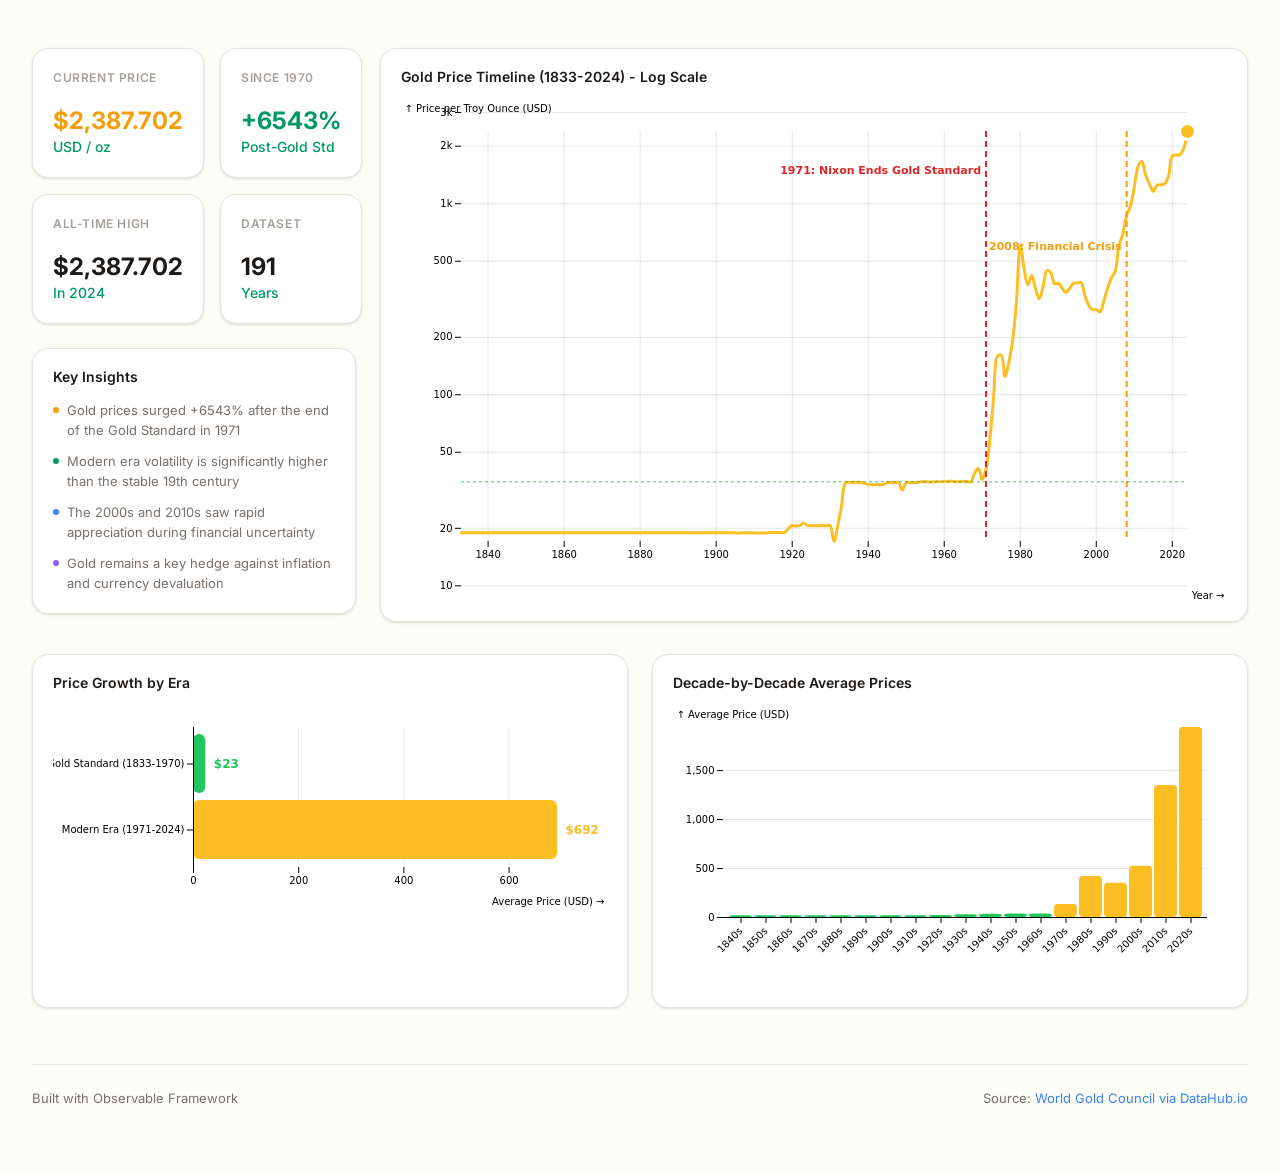
<file: index.html>
<!DOCTYPE html>
<html>
<head>
<meta charset="utf-8">
<meta name="viewport" content="width=device-width, initial-scale=1, maximum-scale=1">
<meta name="generator" content="Observable Framework v1.13.3">
<title>Economic Data Portal</title>
<link rel="preconnect" href="https://fonts.gstatic.com" crossorigin>
<link rel="preload" as="style" href="https://fonts.googleapis.com/css2?family=Source+Serif+4:ital,opsz,wght@0,8..60,200..900;1,8..60,200..900&amp;display=swap" crossorigin>
<link rel="preload" as="style" href="./_import/style.93a02f71.css">
<link rel="stylesheet" type="text/css" href="https://fonts.googleapis.com/css2?family=Source+Serif+4:ital,opsz,wght@0,8..60,200..900;1,8..60,200..900&amp;display=swap" crossorigin>
<link rel="stylesheet" type="text/css" href="./_import/style.93a02f71.css">
<link rel="modulepreload" href="./_observablehq/client.0e7dc575.js">
<link rel="modulepreload" href="./_observablehq/runtime.e080113b.js">
<link rel="modulepreload" href="./_observablehq/stdlib.73a8ec5a.js">
<link rel="modulepreload" href="./_npm/d3@7.9.0/e780feca.js">
<link rel="modulepreload" href="./_npm/htl@0.3.1/72f4716c.js">
<link rel="modulepreload" href="./_npm/@observablehq/plot@0.6.17/d761ef9b.js">
<link rel="modulepreload" href="./_npm/d3-dsv@3.0.1/9cffc2bd.js">
<link rel="modulepreload" href="./_npm/d3-array@3.2.4/e93ca09f.js">
<link rel="modulepreload" href="./_npm/d3-axis@3.0.0/0f2de24d.js">
<link rel="modulepreload" href="./_npm/d3-brush@3.0.0/65eb105b.js">
<link rel="modulepreload" href="./_npm/d3-chord@3.0.1/7ef8fb2e.js">
<link rel="modulepreload" href="./_npm/d3-color@3.1.0/aeb57b94.js">
<link rel="modulepreload" href="./_npm/d3-contour@4.0.2/1d2aed74.js">
<link rel="modulepreload" href="./_npm/d3-delaunay@6.0.4/5ced1d52.js">
<link rel="modulepreload" href="./_npm/d3-dispatch@3.0.1/9ba9c7f3.js">
<link rel="modulepreload" href="./_npm/d3-drag@3.0.0/4202580c.js">
<link rel="modulepreload" href="./_npm/d3-ease@3.0.1/cdd7e898.js">
<link rel="modulepreload" href="./_npm/d3-fetch@3.0.1/b4e2ad9a.js">
<link rel="modulepreload" href="./_npm/d3-force@3.0.0/5e804d15.js">
<link rel="modulepreload" href="./_npm/d3-format@3.1.0/86074ef6.js">
<link rel="modulepreload" href="./_npm/d3-geo@3.1.1/40599fb3.js">
<link rel="modulepreload" href="./_npm/d3-hierarchy@3.1.2/e49e792c.js">
<link rel="modulepreload" href="./_npm/d3-interpolate@3.0.1/8d1e5425.js">
<link rel="modulepreload" href="./_npm/d3-path@3.1.0/20d3f133.js">
<link rel="modulepreload" href="./_npm/d3-polygon@3.0.1/7553081f.js">
<link rel="modulepreload" href="./_npm/d3-quadtree@3.0.1/0dfd751c.js">
<link rel="modulepreload" href="./_npm/d3-random@3.0.1/3c90ee06.js">
<link rel="modulepreload" href="./_npm/d3-scale@4.0.2/843b6a76.js">
<link rel="modulepreload" href="./_npm/d3-scale-chromatic@3.1.0/ba24c2e7.js">
<link rel="modulepreload" href="./_npm/d3-selection@3.0.0/4d94e5b7.js">
<link rel="modulepreload" href="./_npm/d3-shape@3.2.0/6d3a6726.js">
<link rel="modulepreload" href="./_npm/d3-time@3.1.0/9f03c579.js">
<link rel="modulepreload" href="./_npm/d3-time-format@4.1.0/07c9626f.js">
<link rel="modulepreload" href="./_npm/d3-timer@3.0.1/b58a267d.js">
<link rel="modulepreload" href="./_npm/d3-transition@3.0.1/004da2ac.js">
<link rel="modulepreload" href="./_npm/d3-zoom@3.0.0/b5786b3f.js">
<link rel="modulepreload" href="./_npm/isoformat@0.2.1/18cbf477.js">
<link rel="modulepreload" href="./_npm/interval-tree-1d@1.0.4/53fe8176.js">
<link rel="modulepreload" href="./_npm/internmap@2.0.3/e08981d9.js">
<link rel="modulepreload" href="./_npm/delaunator@5.0.1/02d43215.js">
<link rel="modulepreload" href="./_npm/binary-search-bounds@2.0.5/cbf6ba23.js">
<link rel="modulepreload" href="./_npm/robust-predicates@3.0.2/aa00730b.js">

    <link rel="icon" href="./_file/observable.1af93621.png" type="image/png" sizes="32x32">
    <script type="module">
      import { inject } from 'https://esm.sh/@vercel/analytics@1.5.0';
      inject();
    </script>
  
<script type="module">

import {define} from "./_observablehq/client.0e7dc575.js";
import {registerFile} from "./_observablehq/stdlib.73a8ec5a.js";

registerFile("./data/annual-gold-prices.csv", {"name":"./data/annual-gold-prices.csv","mimeType":"text/csv","path":"./_file/data/annual-gold-prices.f1178b83.csv","lastModified":1761657023288,"size":2369});

define({id: "8c620198", inputs: ["FileAttachment","d3"], outputs: ["goldRaw","goldData","latestPrice","firstPrice","allTimeHigh","allTimeHighYear","priceIn1970","totalIncrease","yearsOfData","goldStandardData","modernEra"], body: async (FileAttachment,d3) => {
const goldRaw = FileAttachment("./data/annual-gold-prices.csv").csv({typed: true});
const goldData = (await goldRaw).map(d => ({
  year: +d.Date,
  price: +d.Price
})).filter(d => d.price > 0);

const latestPrice = goldData[goldData.length - 1].price;
const firstPrice = goldData[0].price;
const allTimeHigh = d3.max(goldData, d => d.price);
const allTimeHighYear = goldData.find(d => d.price === allTimeHigh).year;
const priceIn1970 = goldData.find(d => d.year === 1970)?.price || 35;
const totalIncrease = ((latestPrice - priceIn1970) / priceIn1970 * 100).toFixed(0);
const yearsOfData = goldData.length;

const goldStandardData = goldData.filter(d => d.year <= 1970);
const modernEra = goldData.filter(d => d.year > 1970);
return {goldRaw,goldData,latestPrice,firstPrice,allTimeHigh,allTimeHighYear,priceIn1970,totalIncrease,yearsOfData,goldStandardData,modernEra};
}});

define({id: "78a95893", inputs: ["display","html","latestPrice","totalIncrease","allTimeHigh","allTimeHighYear","yearsOfData","resize","Plot","goldData","d3","goldStandardData","modernEra"], body: (display,html,latestPrice,totalIncrease,allTimeHigh,allTimeHighYear,yearsOfData,resize,Plot,goldData,d3,goldStandardData,modernEra) => {
display(html`<div class="dashboard-container">
  <div class="dashboard-top">
    <div class="sidebar-section">
      <div class="stats-grid">
        <div class="stat-card">
          <div class="stat-card-header">
            <span class="stat-card-label">Current Price</span>
          </div>
          <div class="stat-card-content">
            <div class="stat-card-value" style="color: var(--color-accent-orange)">$${latestPrice.toLocaleString()}</div>
            <div class="stat-card-subvalue">USD / oz</div>
          </div>
        </div>

        <div class="stat-card">
          <div class="stat-card-header">
            <span class="stat-card-label">Since 1970</span>
          </div>
          <div class="stat-card-content">
            <div class="stat-card-value" style="color: var(--color-accent-green)">+${totalIncrease}%</div>
            <div class="stat-card-subvalue">Post-Gold Std</div>
          </div>
        </div>

        <div class="stat-card">
          <div class="stat-card-header">
            <span class="stat-card-label">All-Time High</span>
          </div>
          <div class="stat-card-content">
            <div class="stat-card-value">$${allTimeHigh.toLocaleString()}</div>
            <div class="stat-card-subvalue">In ${allTimeHighYear}</div>
          </div>
        </div>

        <div class="stat-card">
          <div class="stat-card-header">
            <span class="stat-card-label">Dataset</span>
          </div>
          <div class="stat-card-content">
            <div class="stat-card-value">${yearsOfData}</div>
            <div class="stat-card-subvalue">Years</div>
          </div>
        </div>
      </div>

      <div class="insights-card">
        <div class="insights-header">
          <h4 class="insights-title">Key Insights</h4>
        </div>
        <ul class="insights-list">
          <li>Gold prices surged +${totalIncrease}% after the end of the Gold Standard in 1971</li>
          <li>Modern era volatility is significantly higher than the stable 19th century</li>
          <li>The 2000s and 2010s saw rapid appreciation during financial uncertainty</li>
          <li>Gold remains a key hedge against inflation and currency devaluation</li>
        </ul>
      </div>
    </div>

    <div class="chart-card">
      <div class="chart-header">
        <div class="chart-title-row">
          <h3 class="chart-title">Gold Price Timeline (1833-2024) - Log Scale</h3>
        </div>
      </div>
      <div class="chart-content">
        ${resize((width) => {
          const isMobile = width < 640;
          return Plot.plot({
            width,
            height: isMobile ? 400 : 500,
            marginLeft: isMobile ? 55 : 60,
            marginRight: isMobile ? 20 : 40,
            marginBottom: isMobile ? 50 : 60,
            marginTop: 30,
            style: { background: "transparent" },
            x: { label: "Year", grid: true, ticks: isMobile ? 5 : 12, tickFormat: d => String(d) },
            y: { label: "Price per Troy Ounce (USD)", grid: true, type: "log", ticks: [10, 20, 50, 100, 200, 500, 1000, 2000, 3000] },
            marks: [
              Plot.areaY(goldData, {x: "year", y: "price", fill: "#fbbf24", fillOpacity: 0.2, curve: "catmull-rom"}),
              Plot.line(goldData, {x: "year", y: "price", stroke: "#fbbf24", strokeWidth: 3, curve: "catmull-rom"}),
              Plot.dot(goldData, {x: "year", y: "price", r: 2, fill: "transparent", tip: true, title: d => `${d.year}: $${d.price.toFixed(2)}`}),
              Plot.ruleX([1971], {stroke: "#dc2626", strokeWidth: 2, strokeDasharray: "6,4"}),
              Plot.text([{year: 1971, price: 1500}], {x: "year", y: "price", text: isMobile ? ["1971"] : ["1971: Nixon Ends Gold Standard"], fill: "#dc2626", fontSize: isMobile ? 9 : 11, fontWeight: "bold", dx: -5, textAnchor: "end"}),
              Plot.ruleX([2008], {stroke: "#f59e0b", strokeWidth: 2, strokeDasharray: "6,4"}),
              Plot.text([{year: 2008, price: 600}], {x: "year", y: "price", text: isMobile ? ["2008"] : ["2008: Financial Crisis"], fill: "#f59e0b", fontSize: isMobile ? 9 : 11, fontWeight: "bold", dx: -5, textAnchor: "end"}),
              Plot.ruleY([35], {stroke: "#22c55e", strokeWidth: 1.5, strokeDasharray: "3,3", opacity: 0.6}),
              Plot.dot([goldData[goldData.length - 1]], {x: "year", y: "price", r: 8, fill: "#fbbf24", stroke: "white", strokeWidth: 3})
            ]
          });
        })}
      </div>
    </div>
  </div>

  <div class="dashboard-bottom" style="grid-template-columns: 1fr 1fr;">
    <div class="chart-card">
      <div class="chart-header"><h3 class="chart-title">Price Growth by Era</h3></div>
      <div class="chart-content">
        ${resize((width) => {
          const isMobile = width < 640;
          const eraData = [
            { era: "Gold Standard (1833-1970)", avgPrice: d3.mean(goldStandardData, d => d.price), color: "#22c55e" },
            { era: "Modern Era (1971-2024)", avgPrice: d3.mean(modernEra, d => d.price), color: "#fbbf24" }
          ];
          return Plot.plot({
            width, height: isMobile ? 200 : 250, marginLeft: isMobile ? 140 : 160, marginRight: 50, marginBottom: 40,
            style: { background: "transparent" },
            x: { label: "Average Price (USD)", grid: true },
            y: { label: null },
            marks: [
              Plot.barX(eraData, {x: "avgPrice", y: "era", fill: "color", rx: 6, tip: true}),
              Plot.text(eraData, {x: "avgPrice", y: "era", text: d => `$${d.avgPrice.toFixed(0)}`, dx: 8, textAnchor: "start", fontSize: 12, fontWeight: "600", fill: d => d.color}),
              Plot.ruleX([0])
            ]
          });
        })}
      </div>
    </div>

    <div class="chart-card">
      <div class="chart-header"><h3 class="chart-title">Decade-by-Decade Average Prices</h3></div>
      <div class="chart-content">
        ${resize((width) => {
          const isMobile = width < 640;
          const decadeData = d3.rollups(goldData, v => d3.mean(v, d => d.price), d => Math.floor(d.year / 10) * 10)
            .map(([decade, avg]) => ({ decade: `${decade}s`, average: avg, decadeNum: decade })).filter(d => d.decadeNum >= 1840);
          return Plot.plot({
            width, height: isMobile ? 280 : 320, marginLeft: isMobile ? 50 : 60, marginRight: 20, marginBottom: isMobile ? 70 : 60,
            style: { background: "transparent" },
            x: { label: null, tickRotate: isMobile ? -45 : -30 },
            y: { label: "Average Price (USD)", grid: true },
            marks: [
              Plot.barY(decadeData, {x: "decade", y: "average", fill: d => d.decadeNum >= 1970 ? "#fbbf24" : "#22c55e", rx: 4, tip: true, title: d => `${d.decade}: $${d.average.toFixed(2)}`}),
              Plot.ruleY([0])
            ]
          });
        })}
      </div>
    </div>
  </div>

  <div class="dashboard-footer">
    <span>Built with Observable Framework</span>
    <span>Source: <a href="https://datahub.io/core/gold-prices" target="_blank">World Gold Council via DataHub.io</a></span>
  </div>
</div>`)
}});

</script>
</head>
<body>
<div id="observablehq-center">
<main id="observablehq-main" class="observablehq">
<div class="observablehq observablehq--block"><!--:8c620198:--></div>
<div class="observablehq observablehq--block"><observablehq-loading></observablehq-loading><!--:78a95893:--></div>
</main>
<footer id="observablehq-footer">
<nav><a rel="next" href="./gold-prices"><span>The Golden Century - Historical Gold Prices</span></a></nav>
<div>Built with Observable Framework. Source: World Gold Council via DataHub.io.</div>
</footer>
</div>
</body>
</html>
</file>
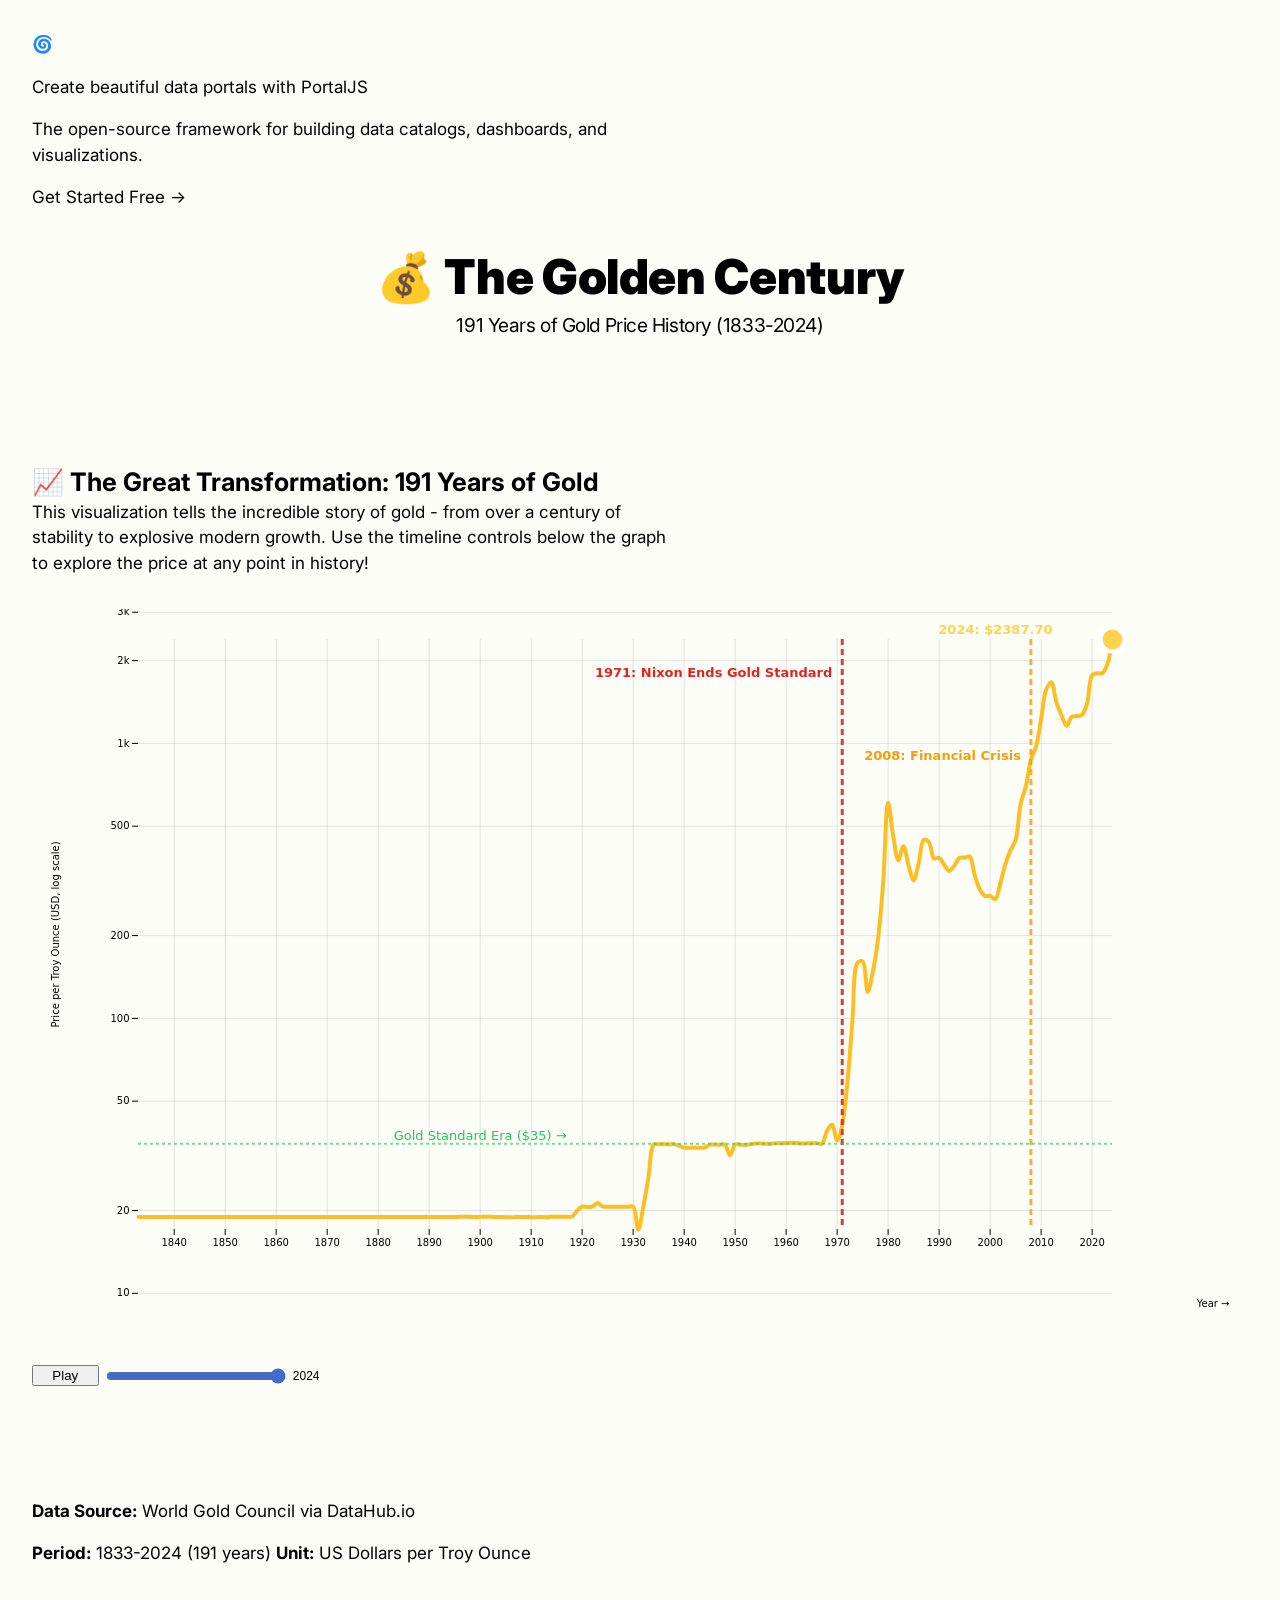
<file: gold-prices.html>
<!DOCTYPE html>
<html>
<head>
<meta charset="utf-8">
<meta name="viewport" content="width=device-width, initial-scale=1, maximum-scale=1">
<meta name="generator" content="Observable Framework v1.13.3">
<title>The Golden Century - Historical Gold Prices | Economic Data Portal</title>
<link rel="preconnect" href="https://fonts.gstatic.com" crossorigin>
<link rel="preload" as="style" href="https://fonts.googleapis.com/css2?family=Source+Serif+4:ital,opsz,wght@0,8..60,200..900;1,8..60,200..900&amp;display=swap" crossorigin>
<link rel="preload" as="style" href="./_import/style.93a02f71.css">
<link rel="preload" as="style" href="./_observablehq/stdlib/inputs.ea9fd553.css">
<link rel="stylesheet" type="text/css" href="https://fonts.googleapis.com/css2?family=Source+Serif+4:ital,opsz,wght@0,8..60,200..900;1,8..60,200..900&amp;display=swap" crossorigin>
<link rel="stylesheet" type="text/css" href="./_import/style.93a02f71.css">
<link rel="stylesheet" type="text/css" href="./_observablehq/stdlib/inputs.ea9fd553.css">
<link rel="modulepreload" href="./_observablehq/client.0e7dc575.js">
<link rel="modulepreload" href="./_observablehq/runtime.e080113b.js">
<link rel="modulepreload" href="./_observablehq/stdlib.73a8ec5a.js">
<link rel="modulepreload" href="./_npm/d3@7.9.0/e780feca.js">
<link rel="modulepreload" href="./_npm/htl@0.3.1/72f4716c.js">
<link rel="modulepreload" href="./_observablehq/stdlib/inputs.4ef1d259.js">
<link rel="modulepreload" href="./_npm/@observablehq/plot@0.6.17/d761ef9b.js">
<link rel="modulepreload" href="./_npm/d3-dsv@3.0.1/9cffc2bd.js">
<link rel="modulepreload" href="./_npm/isoformat@0.2.1/18cbf477.js">
<link rel="modulepreload" href="./_npm/d3-array@3.2.4/e93ca09f.js">
<link rel="modulepreload" href="./_npm/d3-axis@3.0.0/0f2de24d.js">
<link rel="modulepreload" href="./_npm/d3-brush@3.0.0/65eb105b.js">
<link rel="modulepreload" href="./_npm/d3-chord@3.0.1/7ef8fb2e.js">
<link rel="modulepreload" href="./_npm/d3-color@3.1.0/aeb57b94.js">
<link rel="modulepreload" href="./_npm/d3-contour@4.0.2/1d2aed74.js">
<link rel="modulepreload" href="./_npm/d3-delaunay@6.0.4/5ced1d52.js">
<link rel="modulepreload" href="./_npm/d3-dispatch@3.0.1/9ba9c7f3.js">
<link rel="modulepreload" href="./_npm/d3-drag@3.0.0/4202580c.js">
<link rel="modulepreload" href="./_npm/d3-ease@3.0.1/cdd7e898.js">
<link rel="modulepreload" href="./_npm/d3-fetch@3.0.1/b4e2ad9a.js">
<link rel="modulepreload" href="./_npm/d3-force@3.0.0/5e804d15.js">
<link rel="modulepreload" href="./_npm/d3-format@3.1.0/86074ef6.js">
<link rel="modulepreload" href="./_npm/d3-geo@3.1.1/40599fb3.js">
<link rel="modulepreload" href="./_npm/d3-hierarchy@3.1.2/e49e792c.js">
<link rel="modulepreload" href="./_npm/d3-interpolate@3.0.1/8d1e5425.js">
<link rel="modulepreload" href="./_npm/d3-path@3.1.0/20d3f133.js">
<link rel="modulepreload" href="./_npm/d3-polygon@3.0.1/7553081f.js">
<link rel="modulepreload" href="./_npm/d3-quadtree@3.0.1/0dfd751c.js">
<link rel="modulepreload" href="./_npm/d3-random@3.0.1/3c90ee06.js">
<link rel="modulepreload" href="./_npm/d3-scale@4.0.2/843b6a76.js">
<link rel="modulepreload" href="./_npm/d3-scale-chromatic@3.1.0/ba24c2e7.js">
<link rel="modulepreload" href="./_npm/d3-selection@3.0.0/4d94e5b7.js">
<link rel="modulepreload" href="./_npm/d3-shape@3.2.0/6d3a6726.js">
<link rel="modulepreload" href="./_npm/d3-time@3.1.0/9f03c579.js">
<link rel="modulepreload" href="./_npm/d3-time-format@4.1.0/07c9626f.js">
<link rel="modulepreload" href="./_npm/d3-timer@3.0.1/b58a267d.js">
<link rel="modulepreload" href="./_npm/d3-transition@3.0.1/004da2ac.js">
<link rel="modulepreload" href="./_npm/d3-zoom@3.0.0/b5786b3f.js">
<link rel="modulepreload" href="./_npm/interval-tree-1d@1.0.4/53fe8176.js">
<link rel="modulepreload" href="./_npm/internmap@2.0.3/e08981d9.js">
<link rel="modulepreload" href="./_npm/delaunator@5.0.1/02d43215.js">
<link rel="modulepreload" href="./_npm/binary-search-bounds@2.0.5/cbf6ba23.js">
<link rel="modulepreload" href="./_npm/robust-predicates@3.0.2/aa00730b.js">

    <link rel="icon" href="./_file/observable.1af93621.png" type="image/png" sizes="32x32">
    <script type="module">
      import { inject } from 'https://esm.sh/@vercel/analytics@1.5.0';
      inject();
    </script>
  
<script type="module">

import {define} from "./_observablehq/client.0e7dc575.js";
import {registerFile} from "./_observablehq/stdlib.73a8ec5a.js";

registerFile("./data/annual-gold-prices.csv", {"name":"./data/annual-gold-prices.csv","mimeType":"text/csv","path":"./_file/data/annual-gold-prices.f1178b83.csv","lastModified":1761657023288,"size":2369});

define({id: "b6403fbb", inputs: ["FileAttachment","d3"], outputs: ["goldRaw","goldData","latestPrice","firstPrice","allTimeHigh","allTimeHighYear","totalIncrease","goldStandardEnd","priceIn1970","goldStandardData","modernEra"], body: async (FileAttachment,d3) => {
// Load gold price data
const goldRaw = FileAttachment("./data/annual-gold-prices.csv").csv({typed: true});
const goldData = (await goldRaw).map(d => ({
  year: +d.Date,
  price: +d.Price
})).filter(d => d.price > 0);

// Calculate key metrics
const latestPrice = goldData[goldData.length - 1].price;
const firstPrice = goldData[0].price;
const allTimeHigh = d3.max(goldData, d => d.price);
const allTimeHighYear = goldData.find(d => d.price === allTimeHigh).year;
const totalIncrease = ((latestPrice - firstPrice) / firstPrice * 100).toFixed(0);

// Find the gold standard era (fixed price period)
const goldStandardEnd = 1971; // Nixon ended gold standard
const priceIn1970 = goldData.find(d => d.year === 1970)?.price || 35;

// Categorize eras
const goldStandardData = goldData.filter(d => d.year <= 1970);
const modernEra = goldData.filter(d => d.year > 1970);
return {goldRaw,goldData,latestPrice,firstPrice,allTimeHigh,allTimeHighYear,totalIncrease,goldStandardEnd,priceIn1970,goldStandardData,modernEra};
}});

define({id: "d03e9061", inputs: ["html","Inputs"], outputs: ["Scrubber"], body: (html,Inputs) => {
function Scrubber(values, {format = value => value, initial = 0, direction = 1, delay = null, autoplay = true, loop = true, loopDelay = null, alternate = false} = {}) {
  values = Array.from(values);
  const form = html`<form style="font: 12px var(--sans-serif); display: flex; height: 33px; align-items: center;"><button name=b type=button style="margin-right: 0.4em; width: 5em;"></button><label style="display: flex; align-items: center;"><input name=i type=range min=0 max=${values.length - 1} value=${initial} step=1 style="width: 180px;"><output name=o style="margin-left: 0.4em;"></output></label></form>`;
  let frame = null, timer = null, interval = null;
  const start = () => { form.b.textContent = "Pause"; if (delay === null) frame = requestAnimationFrame(tick); else interval = setInterval(tick, delay); };
  const stop = () => { form.b.textContent = "Play"; if (frame !== null) cancelAnimationFrame(frame), frame = null; if (timer !== null) clearTimeout(timer), timer = null; if (interval !== null) clearInterval(interval), interval = null; };
  const running = () => frame !== null || timer !== null || interval !== null;
  const step = () => { form.i.valueAsNumber = (form.i.valueAsNumber + direction + values.length) % values.length; form.i.dispatchEvent(new CustomEvent("input", {bubbles: true})); };
  const tick = () => { if (form.i.valueAsNumber === (direction > 0 ? values.length - 1 : direction < 0 ? 0 : NaN)) { if (!loop) return stop(); if (alternate) direction = -direction; if (loopDelay !== null) { if (frame !== null) cancelAnimationFrame(frame), frame = null; if (interval !== null) clearInterval(interval), interval = null; timer = setTimeout(() => (step(), start()), loopDelay); return; } } if (delay === null) frame = requestAnimationFrame(tick); step(); };
  form.i.oninput = event => { if (event && event.isTrusted && running()) stop(); form.value = values[form.i.valueAsNumber]; form.o.value = format(form.value, form.i.valueAsNumber, values); };
  form.b.onclick = () => { if (running()) return stop(); direction = alternate && form.i.valueAsNumber === values.length - 1 ? -1 : 1; form.i.valueAsNumber = (form.i.valueAsNumber + direction) % values.length; form.i.dispatchEvent(new CustomEvent("input", {bubbles: true})); start(); };
  form.i.oninput();
  if (autoplay) start(); else stop();
  Inputs.disposal(form).then(stop);
  return form;
}
return {Scrubber};
}});

define({id: "24723090", inputs: ["goldData","selectedYear"], outputs: ["selectedData","currentPrice"], body: (goldData,selectedYear) => {
const selectedData = goldData.filter(d => d.year <= selectedYear);
const currentPrice = selectedData[selectedData.length - 1];
return {selectedData,currentPrice};
}});

define({id: "017663d5", inputs: ["Plot","selectedData","currentPrice"], outputs: ["goldTimeline"], body: (Plot,selectedData,currentPrice) => {
function goldTimeline({width} = {}) {
  const isMobile = width < 640;
  return Plot.plot({
    width,
    height: isMobile ? 500 : 700,
    marginLeft: isMobile ? 60 : 90,
    marginRight: isMobile ? 20 : 120,
    marginBottom: isMobile ? 60 : 80,
    marginTop: 30,
    x: {
      label: "Year",
      grid: true,
      ticks: isMobile ? 5 : 15,
      tickFormat: "d"
    },
    y: {
      label: isMobile ? "Price (USD, log)" : "Price per Troy Ounce (USD, log scale)",
      grid: true,
      type: "log",
      ticks: [10, 20, 50, 100, 200, 500, 1000, 2000, 3000],
      labelAnchor: "center",
      labelArrow: "none"
    },
    marks: [
      // Background area fill with gradient
      Plot.areaY(selectedData, {
        x: "year",
        y: "price",
        fill: "url(#goldGradient)",
        fillOpacity: 0.5,
        curve: "catmull-rom"
      }),
      // Main gold line
      Plot.line(selectedData, {
        x: "year",
        y: "price",
        stroke: "#fbbf24",
        strokeWidth: 4,
        curve: "catmull-rom",
        tip: true,
        title: d => `${d.year}: $${d.price.toFixed(2)}`
      }),
      // Current year highlight
      Plot.dot([currentPrice], {
        x: "year",
        y: "price",
        r: 12,
        fill: "#fcd34d",
        stroke: "#ffffff",
        strokeWidth: 4
      }),
      Plot.text([currentPrice], {
        x: "year",
        y: "price",
        text: d => isMobile ? `$${d.price.toFixed(0)}` : `${d.year}: $${d.price.toFixed(2)}`,
        dx: isMobile ? -30 : -60,
        dy: -10,
        fill: "#fcd34d",
        fontSize: isMobile ? 11 : 13,
        fontWeight: "bold",
        textAnchor: "end"
      }),
      // 1971 Nixon Shock marker
      Plot.ruleX([1971], {
        stroke: "#dc2626",
        strokeWidth: isMobile ? 2 : 3,
        strokeDasharray: "6,4",
        opacity: 0.9
      }),
      Plot.text([{year: 1971, price: 1800}], {
        x: "year",
        y: "price",
        text: isMobile ? ["1971: Nixon"] : ["1971: Nixon Ends Gold Standard"],
        fill: "#dc2626",
        fontSize: isMobile ? 10 : 13,
        fontWeight: "bold",
        dx: isMobile ? -5 : -10,
        textAnchor: "end"
      }),
      // 2008 Financial Crisis marker
      Plot.ruleX([2008], {
        stroke: "#f59e0b",
        strokeWidth: isMobile ? 2 : 3,
        strokeDasharray: "6,4",
        opacity: 0.8
      }),
      Plot.text([{year: 2008, price: 900}], {
        x: "year",
        y: "price",
        text: isMobile ? ["2008: Crisis"] : ["2008: Financial Crisis"],
        fill: "#f59e0b",
        fontSize: isMobile ? 10 : 13,
        fontWeight: "bold",
        dx: isMobile ? -5 : -10,
        textAnchor: "end"
      }),
      // Gold Standard baseline
      Plot.ruleY([35], {
        stroke: "#22c55e",
        strokeWidth: 2,
        strokeDasharray: "3,3",
        opacity: 0.6
      }),
      ...(isMobile ? [] : [Plot.text([{year: 1900, price: 35}], {
        x: "year",
        y: "price",
        text: ["Gold Standard Era ($35) →"],
        fill: "#22c55e",
        fontSize: 13,
        dy: -8,
        textAnchor: "middle"
      })])
    ]
  });
}
return {goldTimeline};
}});

define({id: "e91e1b41", mode: "inline", inputs: ["resize","goldTimeline","display"], body: async (resize,goldTimeline,display) => {
display(await(
resize((width) => goldTimeline({width}))
))
}});

define({id: "41cd0958", inputs: ["d3","view","Scrubber"], outputs: ["years","selectedYear"], body: (d3,view,Scrubber) => {
const years = d3.range(1833, 2025);
const selectedYear = view(Scrubber(years, {
  delay: 150,
  loop: false,
  initial: years.length - 1,
  autoplay: false,
  format: d => d
}));
return {years,selectedYear};
}});

</script>
</head>
<body>
<div id="observablehq-center">
<main id="observablehq-main" class="observablehq">
<div class="portaljs-banner">
  <div class="portaljs-banner-content">
    <span class="portaljs-banner-icon">🌀</span>
    <div class="portaljs-banner-text">
      <p class="portaljs-banner-title">Create beautiful data portals with PortalJS</p>
      <p class="portaljs-banner-description">The open-source framework for building data catalogs, dashboards, and visualizations.</p>
    </div>
  </div>
  <a href="https://www.portaljs.com/" target="_blank" rel="noopener noreferrer" class="portaljs-banner-cta">
    Get Started Free <span class="portaljs-banner-cta-arrow">→</span>
  </a>
</div>
<style>
.hero {
  display: flex;
  flex-direction: column;
  align-items: center;
  justify-content: center;
  text-align: center;
  padding: 3rem 2rem;
  background: var(--theme-background-alt);
  color: var(--theme-foreground);
  border-radius: 16px;
  margin-bottom: 2rem;
  border: 2px solid var(--theme-foreground-faint);
}

.hero h1 {
  margin: 0;
  font-size: 3rem;
  font-weight: 900;
  color: var(--theme-foreground-alt);
  max-width: 100%;
}

.hero p {
  margin: 1rem 0 0;
  font-size: 1.2rem;
  color: var(--theme-foreground-muted);
  max-width: 100%;
}

* {
  overflow-anchor: none !important;
}

.card, .card > *, .card svg, .card figure {
  overflow-anchor: none !important;
  contain: layout style paint;
}


svg text {
  fill: var(--theme-foreground) !important;
}

[id^="plot-tip-"],
[role="tooltip"],
[aria-live="polite"] {
  color: var(--theme-foreground) !important;
  background: var(--theme-background) !important;
}

[id^="plot-tip-"] *,
[role="tooltip"] *,
[aria-live="polite"] * {
  color: var(--theme-foreground) !important;
}

.card, .grid {
  max-width: 100% !important;
}

.card {
  min-height: 750px;
}
</style>
<div class="hero">
  <h1>💰 The Golden Century</h1>
  <p>191 Years of Gold Price History (1833-2024)</p>
</div>
<div class="observablehq observablehq--block"><!--:b6403fbb:--></div>
<div class="observablehq observablehq--block"><!--:d03e9061:--></div>
<div class="observablehq observablehq--block"><!--:24723090:--></div>
<hr>
<h2 id="the-great-transformation-191-years-of-gold" tabindex="-1"><a class="observablehq-header-anchor" href="#the-great-transformation-191-years-of-gold">📈 The Great Transformation: 191 Years of Gold</a></h2>
<p>This visualization tells the incredible story of gold - from over a century of stability to explosive modern growth. Use the timeline controls below the graph to explore the price at any point in history!</p>
<div class="observablehq observablehq--block"><!--:017663d5:--></div>
<div class="card">
  <observablehq-loading></observablehq-loading><!--:e91e1b41:-->
</div>
<div class="observablehq observablehq--block"><!--:41cd0958:--></div>
<svg width="0" height="0">
  <defs>
    <linearGradient id="goldGradient" x1="0%" y1="0%" x2="0%" y2="100%">
      <stop offset="0%" style="stop-color:#fbbf24;stop-opacity:0.9"></stop>
      <stop offset="50%" style="stop-color:#f59e0b;stop-opacity:0.6"></stop>
      <stop offset="100%" style="stop-color:#78350f;stop-opacity:0.2"></stop>
    </linearGradient>
  </defs>
</svg>
<hr>
<p><strong>Data Source:</strong> <a href="https://datahub.io/core/gold-prices" target="_blank" rel="noopener noreferrer">World Gold Council via DataHub.io</a></p>
<p><strong>Period:</strong> 1833-2024 (191 years)
<strong>Unit:</strong> US Dollars per Troy Ounce</p>
</main>
<footer id="observablehq-footer">
<nav><a rel="prev" href="./"><span>Economic Data Portal</span></a></nav>
<div>Built with Observable Framework. Source: World Gold Council via DataHub.io.</div>
</footer>
</div>
</body>
</html>
</file>
<file: _import/style.93a02f71.css>
@import"https://fonts.googleapis.com/css2?family=Inter:wght@400;500;600;700&display=swap";:root{--monospace: Menlo, Consolas, monospace;--monospace-font: 14px/1.5 var(--monospace);--serif: "Source Serif 4", "Iowan Old Style", "Apple Garamond", "Palatino Linotype", "Times New Roman", "Droid Serif", Times, serif, "Apple Color Emoji", "Segoe UI Emoji", "Segoe UI Symbol";--sans-serif: -apple-system, BlinkMacSystemFont, "avenir next", avenir, helvetica, "helvetica neue", ubuntu, roboto, noto, "segoe ui", arial, sans-serif;--theme-blue: #4269d0;--theme-green: #3ca951;--theme-red: #ff725c;--theme-yellow: #efb118}html{-webkit-text-size-adjust:100%;-webkit-font-smoothing:antialiased;-moz-osx-font-smoothing:grayscale;background:var(--theme-background);color:var(--theme-foreground)}body{font:17px/1.5 var(--serif);margin:0}a[href]{color:var(--theme-foreground-focus)}h1,h2,h3,h4,h5,h6{color:var(--theme-foreground-alt);font-weight:700;line-height:1.15;margin-top:0;margin-bottom:.25rem;text-wrap:balance}h2+p,h3+p,h4+p,h2+table,h3+table,h4+table{margin-top:0}h1+h2{color:var(--theme-foreground);font-size:20px;font-style:italic;font-weight:400;margin-bottom:1rem}a[href]{text-decoration:none}a[href]:hover,a[href]:focus{text-decoration:underline}h1 code,h2 code,h3 code,h4 code,h5 code,h6 code{font-size:90%}pre{line-height:1.5}pre,code,tt{font-family:var(--monospace);font-size:14px}img{max-width:100%}p,table,figure,figcaption,h1,h2,h3,h4,h5,h6,.katex-display{max-width:640px}blockquote,ol,ul{max-width:600px}blockquote{margin:1rem 1.5rem}ul ol{padding-left:28px}hr{height:1px;margin:1rem 0;padding:1rem 0;border:none;background:no-repeat center/100% 1px linear-gradient(to right,var(--theme-foreground-faintest),var(--theme-foreground-faintest))}pre{background-color:var(--theme-background-alt);border-radius:4px;margin:1rem -1rem;max-width:960px;min-height:1.5em;padding:.5rem 1rem;overflow-x:auto;box-sizing:border-box}input:not([type]),input[type=email],input[type=number],input[type=password],input[type=range],input[type=search],input[type=tel],input[type=text],input[type=url]{width:240px}input,canvas,button{vertical-align:middle}button,input,textarea{accent-color:var(--theme-blue)}table{width:100%;border-collapse:collapse;font:13px/1.2 var(--sans-serif)}table pre,table code,table tt{font-size:inherit;line-height:inherit}th>pre:only-child,td>pre:only-child{margin:0;padding:0}th{color:var(--theme-foreground);text-align:left;vertical-align:bottom}td{color:var(--theme-foreground-alt);vertical-align:top}th,td{padding:3px 6.5px 3px 0}th:last-child,td:last-child{padding-right:0}tr:not(:last-child){border-bottom:solid 1px var(--theme-foreground-faintest)}thead tr{border-bottom:solid 1px var(--theme-foreground-fainter)}figure,table{margin:1rem 0}figure img{max-width:100%}figure>h2,figure>h3{font-family:var(--sans-serif)}figure>h2{font-size:20px}figure>h3{font-size:16px;font-weight:400}figcaption{font:small var(--sans-serif);color:var(--theme-foreground-muted)}a[href].observablehq-header-anchor{color:inherit}:root{--font-big: 700 32px/1 var(--sans-serif);--font-small: 14px var(--sans-serif)}.big{font:var(--font-big)}.small{font:var(--font-small)}.red{color:var(--theme-red)}.yellow{color:var(--theme-yellow)}.green{color:var(--theme-green)}.blue{color:var(--theme-blue)}.muted{color:var(--theme-foreground-muted)}.observablehq--draft>h1:first-of-type:after{content:" [DRAFT]";color:var(--theme-foreground-muted)}:root{--theme-caret: url("data:image/svg+xml,%3Csvg xmlns='http://www.w3.org/2000/svg' width='16' height='16' viewBox='0 0 16 16'%3E%3Cpath d='M5 7L8.125 9.5L11.25 7' stroke='black' stroke-width='1.5' stroke-linecap='round' fill='none'/%3E%3C/svg%3E");--theme-toggle: url("data:image/svg+xml,%3Csvg xmlns='http://www.w3.org/2000/svg' width='16' height='16' viewBox='0 0 16 16'%3E%3Cpath d='m10.5,11 2.5-3-2.5-3 M6,8h7' fill='none' stroke='black' stroke-width='2'/%3E%3Crect x='2' y='2' fill='currentColor' height='12' rx='0.5' width='2'/%3E%3C/svg%3E");--theme-magnifier: url("data:image/svg+xml,%3Csvg xmlns='http://www.w3.org/2000/svg' width='16' height='16' viewBox='0 0 16 16'%3E%3Cpath stroke='currentColor' stroke-width='2' fill='none' d='M15,15L10.5,10.5a3,3 0 1,0 -6 -6a3,3 0 1,0 6 6'%3E%3C/path%3E%3C/svg%3E");--observablehq-max-width: 1440px;--observablehq-header-height: 2.2rem;scroll-padding-top:2.5rem}:root:has(#observablehq-header){scroll-padding-top:calc(var(--observablehq-header-height) + 2.5rem)}body{max-width:var(--observablehq-max-width);margin:auto}#observablehq-main,#observablehq-header,#observablehq-footer{margin:1rem auto}#observablehq-header{position:fixed;top:0;left:calc(max(0rem,(100vw - var(--observablehq-max-width)) / 2) + var(--observablehq-inset-left) + 2rem);right:calc(max(0rem,(100vw - var(--observablehq-max-width)) / 2) + var(--observablehq-inset-right) + 2rem);z-index:2;display:flex;align-items:center;gap:.5rem;height:var(--observablehq-header-height);margin:0 -2rem 2rem;padding:1rem 2rem .5rem;background:var(--theme-background);border-bottom:solid 1px var(--theme-foreground-faintest);font:500 16px var(--sans-serif)}#observablehq-main{min-height:calc(100vh - 20rem);position:relative;z-index:0}#observablehq-header~#observablehq-main{margin-top:calc(var(--observablehq-header-height) + 1.5rem + 2rem)}#observablehq-footer{display:block;margin-top:10rem;font:12px var(--sans-serif);color:var(--theme-foreground-faint)}#observablehq-footer nav{display:grid;max-width:640px;grid-template-columns:1fr 1fr;column-gap:1rem;margin-bottom:1rem}#observablehq-footer nav a{display:flex;flex-direction:column;border:1px solid var(--theme-foreground-fainter);border-radius:8px;padding:1rem;line-height:1rem;text-decoration:none}#observablehq-footer nav a span{font-size:14px}#observablehq-footer nav a:hover span{text-decoration:underline}#observablehq-footer nav a:hover{border-color:var(--theme-foreground-focus)}#observablehq-footer nav a[rel=prev]{grid-column:1;align-items:start}#observablehq-footer nav a[rel=next]{grid-column:2;align-items:end}#observablehq-footer nav a:before{color:var(--theme-foreground-faint)}#observablehq-footer nav a[rel=prev]:before{content:"Previous page"}#observablehq-footer nav a[rel=next]:before{content:"Next page"}#observablehq-center{margin:2rem;--observablehq-inset-left: 0rem;--observablehq-inset-right: 0rem}#observablehq-sidebar{--observablehq-sidebar-padding-left: max(0rem, (100vw - var(--observablehq-max-width)) / 2) ;position:fixed;background:var(--theme-background-alt);color:var(--theme-foreground-muted);font:14px var(--sans-serif);visibility:hidden;font-weight:500;width:calc(272px + var(--observablehq-sidebar-padding-left));z-index:3;top:0;bottom:0;left:-272px;box-sizing:border-box;padding:0 .5rem 1rem calc(var(--observablehq-sidebar-padding-left) + .5rem);overflow-y:auto}#observablehq-sidebar ol,#observablehq-toc ol{list-style:none;margin:0;padding:0}#observablehq-sidebar>ol,#observablehq-sidebar>details,#observablehq-sidebar>section{position:relative;padding-bottom:.5rem;margin:.5rem 0;border-bottom:solid 1px var(--theme-foreground-faintest)}#observablehq-sidebar>ol:first-child{position:sticky;top:0;z-index:1;font-size:16px;font-weight:700;padding-top:1rem;margin:0;color:var(--theme-foreground)}#observablehq-sidebar>ol:first-child:before{content:"";position:absolute;inset:0 -.5rem;background:var(--theme-background-alt)}#observablehq-sidebar>ol:first-child>li{position:relative}#observablehq-sidebar>ol:first-child>li>a{height:calc(var(--observablehq-header-height) - 1rem)}#observablehq-sidebar>ol:last-child,#observablehq-sidebar>details:last-child,#observablehq-sidebar>section:last-child{border-bottom:none}#observablehq-sidebar summary{font-weight:700;color:var(--theme-foreground);cursor:default}#observablehq-sidebar summary::-webkit-details-marker,#observablehq-sidebar summary::marker{display:none}#observablehq-sidebar details summary:after{position:absolute;right:0;width:1rem;height:1rem;background:var(--theme-foreground-muted);content:"";-webkit-mask:var(--theme-caret);-webkit-mask-repeat:no-repeat;-webkit-mask-position:center;mask:var(--theme-caret);mask-repeat:no-repeat;mask-position:center;padding:.5rem;transition:transform .25s ease;transform:rotate(-90deg);transform-origin:50% 50%}#observablehq-sidebar details summary:hover:after{color:var(--theme-foreground)}#observablehq-sidebar details[open] summary:after{transform:rotate(0)}#observablehq-sidebar-toggle{position:fixed;appearance:none;background:none;top:0;left:0;height:100%;width:2rem;display:flex;align-items:center;justify-content:center;cursor:e-resize;margin:0;color:var(--theme-foreground-muted);z-index:1}#observablehq-sidebar-close{position:absolute;top:1rem;right:0;width:2rem;height:var(--observablehq-header-height);display:flex;align-items:center;justify-content:center;color:var(--theme-foreground-muted);cursor:w-resize;z-index:2}#observablehq-sidebar-toggle:before,#observablehq-sidebar-close:before{content:"";width:1rem;height:1rem;background:currentColor;-webkit-mask:var(--theme-toggle);mask:var(--theme-toggle)}#observablehq-sidebar-close:before{transform:scaleX(-1)}#observablehq-sidebar summary,.observablehq-link a{display:flex;padding:.5rem 1rem .5rem 1.5rem;margin-left:-.5rem;align-items:center}#observablehq-sidebar summary a{flex-grow:1;color:inherit}#observablehq-sidebar summary.observablehq-link{padding:0;margin-left:0}#observablehq-sidebar details summary:hover,.observablehq-link-active a,.observablehq-link a:hover{background:var(--theme-background)}.observablehq-link a:hover{color:var(--theme-foreground-focus)}#observablehq-toc{display:none;position:fixed;color:var(--theme-foreground-muted);font:400 14px var(--sans-serif);z-index:1;top:0;right:calc(max(0rem,(100% - var(--observablehq-max-width)) / 2) + 1rem);bottom:0;overflow-y:auto}#observablehq-header~#observablehq-toc{top:calc(var(--observablehq-header-height) + 1.5rem)}#observablehq-toc nav{width:192px;margin:2rem 0;padding:0 1rem;box-sizing:border-box;border-left:solid 1px var(--theme-foreground-faintest)}#observablehq-toc div{font-weight:700;color:var(--theme-foreground);margin-bottom:.5rem}.observablehq-secondary-link a{display:block;padding:.25rem 0}.observablehq-link:not(.observablehq-link-active) a[href]:not(:hover),.observablehq-secondary-link:not(.observablehq-secondary-link-active) a[href]:not(:hover){color:inherit}.observablehq-link-active,.observablehq-secondary-link-active{position:relative}.observablehq-link-active:before,.observablehq-secondary-link-highlight{content:"";position:absolute;width:3px;background:var(--theme-foreground-focus)}.observablehq-link-active:before{top:0;bottom:0;left:-.5rem}.observablehq-secondary-link-highlight{left:1px;top:2rem;height:0;transition:top .15s ease,height .15s ease}#observablehq-sidebar{transition:visibility .15s 0ms,left .15s 0ms ease}#observablehq-sidebar:focus-within,#observablehq-sidebar-toggle:checked~#observablehq-sidebar{left:0;visibility:initial;box-shadow:0 0 8px 4px #0000001a;transition:visibility 0ms 0ms,left .15s 0ms ease}#observablehq-sidebar-backdrop{display:none;position:fixed;inset:0;z-index:2}#observablehq-sidebar-backdrop:has(~#observablehq-sidebar:focus-within),#observablehq-sidebar-toggle:checked~#observablehq-sidebar-backdrop{display:initial}@media (prefers-color-scheme: dark){#observablehq-sidebar:focus-within,#observablehq-sidebar-toggle:checked~#observablehq-sidebar{box-shadow:0 0 8px 4px #00000080}}@media (min-width: calc(912px + 6rem)){#observablehq-sidebar{transition:none!important}#observablehq-sidebar-toggle:checked~#observablehq-sidebar-backdrop{display:none}#observablehq-sidebar-toggle:checked~#observablehq-sidebar,#observablehq-sidebar-toggle:indeterminate~#observablehq-sidebar{left:0;visibility:initial;box-shadow:none}#observablehq-sidebar-toggle:checked~#observablehq-center,#observablehq-sidebar-toggle:indeterminate~#observablehq-center{--observablehq-inset-left: calc(272px + 1rem) ;--observablehq-inset-right: 1rem;padding-left:var(--observablehq-inset-left);padding-right:1rem}}@media (min-width: calc(832px + 5rem)){#observablehq-toc~#observablehq-main{padding-right:calc(192px + 1rem)}#observablehq-toc{display:block}}@media (min-width: calc(912px + 6rem)){#observablehq-sidebar-toggle:checked~#observablehq-center #observablehq-toc,#observablehq-sidebar-toggle:indeterminate~#observablehq-center #observablehq-toc{display:none}#observablehq-sidebar-toggle:checked~#observablehq-center #observablehq-toc~#observablehq-main,#observablehq-sidebar-toggle:indeterminate~#observablehq-center #observablehq-toc~#observablehq-main{padding-right:0}}@media (min-width: calc(1104px + 7rem)){#observablehq-sidebar-toggle:checked~#observablehq-center #observablehq-toc,#observablehq-sidebar-toggle:indeterminate~#observablehq-center #observablehq-toc,#observablehq-toc{display:block}#observablehq-sidebar-toggle:checked~#observablehq-center #observablehq-toc~#observablehq-main,#observablehq-sidebar-toggle:indeterminate~#observablehq-center #observablehq-toc~#observablehq-main{padding-right:calc(192px + 1rem)}}.observablehq-pre-container{position:relative;margin:1rem -1rem;max-width:960px}.observablehq-pre-container:after{position:absolute;top:0;right:0;height:21px;font:12px var(--sans-serif);color:var(--theme-foreground-muted);background:linear-gradient(to right,transparent,var(--theme-background-alt) 40%);padding:.5rem .5rem .5rem 1.5rem}.observablehq-pre-container[data-language]:after{content:attr(data-language)}.observablehq-pre-container pre{padding-right:4rem;margin:0;max-width:none}.observablehq-pre-copy{position:absolute;top:0;right:0;background:none;color:transparent;border:none;border-radius:4px;padding:0 8px;margin:4px;height:29px;cursor:pointer;z-index:1;display:flex;align-items:center}.observablehq-pre-copied:before{content:"Copied!";position:absolute;right:calc(100% + .25rem);background:linear-gradient(to right,transparent,var(--theme-background-alt) 10%);color:var(--theme-green);font:var(--font-small);padding:4px 8px 4px 16px;pointer-events:none;animation-name:observablehq-pre-copied;animation-duration:.25s;animation-direction:alternate;animation-iteration-count:2}@keyframes observablehq-pre-copied{0%{opacity:0;transform:translate(.5rem)}50%{opacity:1}to{transform:translate(0)}}.observablehq-pre-container[data-copy] .observablehq-pre-copy,.observablehq-pre-container:hover .observablehq-pre-copy,.observablehq-pre-container .observablehq-pre-copy:focus{background:var(--theme-background-alt);color:var(--theme-foreground-faint)}.observablehq-pre-container .observablehq-pre-copy:hover{color:var(--theme-foreground-muted)}.observablehq-pre-container .observablehq-pre-copy:active{color:var(--theme-foreground);background:var(--theme-foreground-faintest)}#observablehq-sidebar.observablehq-search-results>ol:not(:first-child),#observablehq-sidebar.observablehq-search-results>details,#observablehq-sidebar.observablehq-search-results>section{display:none}#observablehq-search{position:relative;padding:.5rem 0 0;display:flex;align-items:center}#observablehq-search input{padding:6px 4px 6px 2.2em;width:100%;border:none;border-radius:4px;background-color:var(--theme-background);font-size:13.3px;height:28px}#observablehq-search input::placeholder{color:var(--theme-foreground-faint)}#observablehq-search:before{position:absolute;left:.5rem;content:"";width:1rem;height:1rem;background:currentColor;-webkit-mask:var(--theme-magnifier);mask:var(--theme-magnifier);pointer-events:none}#observablehq-search:after{position:absolute;right:6px;content:attr(data-shortcut);pointer-events:none}#observablehq-search:focus-within:after{content:""}#observablehq-search-results{--relevance-width: 32px;position:absolute;overflow-y:auto;top:6.5rem;left:var(--observablehq-sidebar-padding-left);right:.5rem;bottom:0}#observablehq-search-results a span{max-width:184px;white-space:nowrap;overflow:hidden;text-overflow:ellipsis}#observablehq-search-results div{text-align:right;font-size:10px;margin:.5em}#observablehq-search-results li{position:relative;display:flex;align-items:center}#observablehq-search-results a{flex-grow:1}#observablehq-search-results li:after,#observablehq-search-results a span:after{content:"";width:var(--relevance-width);height:4px;position:absolute;top:14px;right:.5em;border-radius:2px;background:var(--theme-foreground-muted)}#observablehq-search-results li.observablehq-link-active:after{background:var(--theme-foreground-focus)}#observablehq-search-results a span:after{background:var(--theme-foreground-faintest)}#observablehq-search-results li[data-score="0"]:after{width:calc(var(--relevance-width) * .125)}#observablehq-search-results li[data-score="1"]:after{width:calc(var(--relevance-width) * .25)}#observablehq-search-results li[data-score="2"]:after{width:calc(var(--relevance-width) * .4375)}#observablehq-search-results li[data-score="3"]:after{width:calc(var(--relevance-width) * .625)}#observablehq-search-results li[data-score="4"]:after{width:calc(var(--relevance-width) * .8125)}@media print{#observablehq-center{padding-left:1em!important}#observablehq-sidebar,#observablehq-footer{display:none!important}}#observablehq-main{container-type:inline-size}.grid{margin:1rem 0;display:grid;gap:1rem;grid-auto-rows:1fr}.grid svg{overflow:visible}.grid figure{margin:0}.grid>*>p:first-child{margin-top:0}.grid>*>p:last-child{margin-bottom:0}@container (min-width: 640px){.grid-cols-2,.grid-cols-4{grid-template-columns:repeat(2,minmax(0,1fr))}.grid-cols-2 .grid-colspan-2,.grid-cols-2 .grid-colspan-3,.grid-cols-2 .grid-colspan-4,.grid-cols-4 .grid-colspan-2,.grid-cols-4 .grid-colspan-3,.grid-cols-4 .grid-colspan-4{grid-column:span 2}}@container (min-width: 720px){.grid-cols-3{grid-template-columns:repeat(3,minmax(0,1fr))}.grid-cols-3 .grid-colspan-2{grid-column:span 2}.grid-cols-3 .grid-colspan-3{grid-column:span 3}}@container (min-width: 1080px){.grid-cols-4{grid-template-columns:repeat(4,minmax(0,1fr))}.grid-cols-4 .grid-colspan-3{grid-column:span 3}.grid-cols-4 .grid-colspan-4{grid-column:span 4}}.grid-rowspan-2{grid-row:span 2}.grid-rowspan-3{grid-row:span 3}.grid-rowspan-4{grid-row:span 4}.note,.tip,.warning,.caution{border-left:solid 1px;border-radius:0 4px 4px 0;padding:1rem 2rem;margin:1rem 0;box-sizing:border-box;max-width:640px}.note:before,.tip:before,.warning:before,.caution:before{display:block;margin-bottom:1rem;font-weight:700}.note{border-left-color:var(--theme-foreground-fainter);background-color:var(--theme-background-alt)}.note:before{content:"Note";color:var(--theme-foreground-muted)}.tip{border-left-color:var(--theme-green);background-color:color-mix(in srgb,var(--theme-green),var(--theme-background) 90%)}.tip:before{content:"Tip";color:var(--theme-green)}.warning{border-left-color:var(--theme-yellow);background-color:color-mix(in srgb,var(--theme-yellow),var(--theme-background) 90%)}.warning:before{content:"Warning";color:var(--theme-yellow)}.caution{border-left-color:var(--theme-red);background-color:color-mix(in srgb,var(--theme-red),var(--theme-background) 90%)}.caution:before{content:"Caution";color:var(--theme-red)}.note[label]:before,.tip[label]:before,.warning[label]:before,.caution[label]:before{content:attr(label)}.note>:first-child,.tip>:first-child,.warning>:first-child,.caution>:first-child{margin-top:0}.note>:last-child,.tip>:last-child,.warning>:last-child,.caution>:last-child{margin-bottom:0}.card{background:var(--theme-background-alt);border:solid 1px var(--theme-foreground-faintest);border-radius:.75rem;padding:1rem;margin:1rem 0;font:14px var(--sans-serif)}.grid>.card{margin:0}.card>:first-child,.card>:first-child>:first-child{margin-top:0}.card>:last-child,.card>:last-child>:last-child{margin-bottom:0}.card h2,.card h3{font-size:inherit}.card h2{font-weight:500;font-size:15px}.card h3{font-weight:400;color:var(--theme-foreground-muted)}.card h2~svg,.card h3~svg,.card h2~p,.card h3~p{margin-top:1rem}.observablehq--block:empty{margin:0}@keyframes observablehq-loading{0%{transform:rotate(0)}to{transform:rotate(360deg)}}observablehq-loading{font:var(--monospace-font);color:var(--theme-foreground-muted);display:inline-block;transform-origin:.32em 55%;animation-name:observablehq-loading;animation-timing-function:linear;animation-duration:1s;animation-iteration-count:infinite}observablehq-loading:before{content:"\21bb"}.observablehq--block observablehq-loading{display:block}.observablehq--block{margin:1rem 0}.observablehq--block .observablehq,.observablehq--block .observablehq--inspect{display:block}.observablehq--collapsed,.observablehq--expanded.observablehq--inspect a{cursor:pointer}.observablehq--caret{margin-right:4px;vertical-align:baseline}.observablehq--field{text-indent:-1rem;margin-left:1rem}.observablehq--inspect{font:var(--monospace-font);overflow-x:auto;white-space:pre}.observablehq--inspect.observablehq--import{white-space:normal}.observablehq--inspect::-webkit-scrollbar{display:none}.observablehq--error .observablehq--inspect{word-break:break-all;white-space:pre-wrap}.observablehq--string-expand{margin-left:6px;padding:2px 6px;border-radius:2px;font-size:80%;background:var(--theme-background-alt);cursor:pointer;vertical-align:middle}.observablehq--keyword,.hljs-doctag,.hljs-keyword,.hljs-meta .hljs-keyword,.hljs-template-tag,.hljs-template-variable,.hljs-type,.hljs-variable.language_{color:var(--syntax-keyword)}.observablehq--symbol,.hljs-title,.hljs-title.class_,.hljs-title.class_.inherited__,.hljs-title.function_{color:var(--syntax-entity)}.observablehq--index,.observablehq--key,.hljs-attr,.hljs-attribute,.hljs-meta,.hljs-operator,.hljs-variable,.hljs-selector-attr,.hljs-selector-class,.hljs-selector-id{color:var(--syntax-constant)}.observablehq--regexp,.observablehq--string,.hljs-regexp,.hljs-string,.hljs-meta .hljs-string{color:var(--syntax-string)}.observablehq--null,.observablehq--undefined,.hljs-built_in,.hljs-literal,.hljs-symbol{color:var(--syntax-variable)}.observablehq--prototype-key,.observablehq--empty,.hljs-comment,.hljs-formula{color:var(--syntax-comment)}.observablehq--bigint,.observablehq--boolean,.observablehq--date,.observablehq--forbidden,.observablehq--number,.hljs-name,.hljs-number,.hljs-quote,.hljs-selector-tag,.hljs-selector-pseudo{color:var(--syntax-entity-tag)}.hljs-subst{color:var(--syntax-storage-modifier-import)}.hljs-section{color:var(--syntax-markup-heading);font-weight:700}.hljs-bullet{color:var(--syntax-markup-list)}.hljs-emphasis{color:var(--syntax-markup-italic);font-style:italic}.hljs-strong{color:var(--syntax-markup-bold);font-weight:700}.hljs-addition{color:var(--syntax-markup-inserted);background-color:var(--syntax-markup-inserted-background)}.hljs-deletion{color:var(--syntax-markup-deleted);background-color:var(--syntax-markup-deleted-background)}.observablehq--empty{font-style:oblique}.observablehq--error{color:var(--syntax-keyword)}.plot-d6a7b5{--plot-background: var(--theme-background)}p .plot-d6a7b5{display:inline-block}:root{--color-background: #FDFDF8;--color-background-card: #FFFFFF;--color-border: #E7E5E4;--card-shadow: 0px 1px 3px rgba(0, 0, 0, .1), 0px 1px 2px -1px rgba(0, 0, 0, .1);--color-text-primary: #1C1917;--color-text-secondary: #79716B;--color-text-muted: #A6A09B;--color-accent-green: #009966;--color-accent-blue: #3B82F6;--color-accent-orange: #F59E0B;--color-accent-red: #DC2626;--color-accent-gold: #fbbf24;--card-radius: 16px;--spacing-sm: 16px;--spacing-md: 24px;--spacing-lg: 32px}*{overflow-anchor:none!important}body{font-family:Inter,system-ui,-apple-system,sans-serif;background:var(--color-background);overflow-anchor:none!important}.hero-large{display:flex;flex-direction:column;align-items:center;font-family:Inter,system-ui,sans-serif;margin:2rem 0 3rem;text-wrap:balance;text-align:center}.hero-large h1{margin:.5rem 0;font-size:2.5rem;font-weight:900;line-height:1.1;color:var(--color-text-primary)}.hero-large p{margin:.5rem 0 0;max-width:40em;font-size:1rem;line-height:1.5;color:var(--color-text-secondary)}@media (min-width: 640px){.hero-large h1{font-size:3rem}}.key-stats{display:grid;grid-template-columns:repeat(4,1fr);gap:var(--spacing-sm);margin:2rem 0}.key-stat{background:var(--color-background-card);border:1px solid var(--color-border);box-shadow:var(--card-shadow);border-radius:var(--card-radius);padding:var(--spacing-sm);text-align:center}.key-stat .value{font-size:24px;font-weight:700;line-height:1.2;color:var(--color-accent-gold)}.key-stat .label{font-size:12px;color:var(--color-text-muted);text-transform:uppercase;letter-spacing:.5px;margin-top:4px}.chart-section{display:flex;flex-direction:column;gap:var(--spacing-md)}.chart-container-full{background:var(--color-background-card);border:1px solid var(--color-border);box-shadow:var(--card-shadow);border-radius:var(--card-radius);padding:var(--spacing-md)}.chart-container-full h3{margin:0 0 var(--spacing-sm) 0;font-size:16px;font-weight:600;color:var(--color-text-primary)}.dashboard-footer{display:flex;justify-content:space-between;align-items:center;padding:var(--spacing-sm) 0;font-size:13px;color:var(--color-text-secondary);border-top:1px solid var(--color-border);margin-top:var(--spacing-lg)}footer{width:100%!important}footer nav{display:flex!important;justify-content:space-between!important;align-items:center!important;width:100%!important}@media (max-width: 900px){.key-stats{grid-template-columns:repeat(2,1fr)}}@media (max-width: 768px){.hero-large h1{font-size:2rem}.dashboard-footer{flex-direction:column;gap:8px;text-align:center}}#observablehq-sidebar,nav#observablehq-sidebar,aside#observablehq-sidebar{background:var(--color-background-card)!important}@media (max-width: 768px){#observablehq-sidebar,nav#observablehq-sidebar,aside#observablehq-sidebar,[class*=observablehq-sidebar]{background:var(--color-background-card)!important;background-color:#fff!important}}@import url(observablehq:default.css);@import url(https://fonts.googleapis.com/css2?family=Inter:wght@400;500;600;700&display=swap);:root{--color-background: #FDFDF8;--color-background-card: #FFFFFF;--color-border: #E7E5E4;--color-text-primary: #1C1917;--color-text-secondary: #79716B;--color-text-muted: #A6A09B;--color-accent-green: #009966;--color-accent-blue: #3B82F6;--color-accent-orange: #F59E0B;--color-accent-red: #DC2626;--card-shadow: 0px 1px 3px rgba(0, 0, 0, .1), 0px 1px 2px -1px rgba(0, 0, 0, .1);--card-radius: 16px;--card-radius-sm: 12px;--spacing-xs: 8px;--spacing-sm: 16px;--spacing-md: 24px;--spacing-lg: 32px;--font-family: "Inter", system-ui, -apple-system, sans-serif}*{box-sizing:border-box;overflow-anchor:none!important}body{font-family:var(--font-family);background:var(--color-background);overflow-anchor:none!important}.hero{margin-bottom:var(--spacing-lg)}.hero h1{margin:0;font-size:30px;font-weight:700;line-height:36px;letter-spacing:-.35px;color:var(--color-text-primary)}.hero p{margin:8px 0 0;font-size:18px;font-weight:400;line-height:28px;letter-spacing:-.44px;color:var(--color-text-secondary)}.dashboard-container{display:flex;flex-direction:column;gap:var(--spacing-lg)}.dashboard-top{display:grid;grid-template-columns:324px 1fr;gap:var(--spacing-md)}.dashboard-bottom{display:grid;grid-template-columns:repeat(3,1fr);gap:var(--spacing-md)}.sidebar-section{display:flex;flex-direction:column;gap:var(--spacing-md)}.stats-grid{display:grid;grid-template-columns:repeat(2,1fr);gap:var(--spacing-sm)}.stat-card{background:var(--color-background-card);border:1px solid var(--color-border);box-shadow:var(--card-shadow);border-radius:var(--card-radius);padding:20px;display:flex;flex-direction:column;gap:18px}.stat-card-header{display:flex;align-items:center;gap:4px}.stat-card-icon{width:12px;height:12px;color:var(--color-text-muted)}.stat-card-icon svg{width:100%;height:100%}.stat-card-label{font-size:12px;font-weight:600;text-transform:uppercase;letter-spacing:.6px;color:var(--color-text-muted)}.stat-card-content{display:flex;flex-direction:column;gap:0}.stat-card-value{font-size:24px;font-weight:700;line-height:32px;color:var(--color-text-primary)}.stat-card-subvalue{font-size:14px;font-weight:500;line-height:20px;color:var(--color-accent-green)}.insights-card{background:var(--color-background-card);border:1px solid var(--color-border);box-shadow:var(--card-shadow);border-radius:var(--card-radius);padding:20px}.insights-header{display:flex;align-items:center;gap:8px;margin-bottom:16px}.insights-icon{width:16px;height:16px;color:var(--color-accent-blue)}.insights-title{font-size:14px;font-weight:600;color:var(--color-text-primary);margin:0}.insights-list{list-style:none;padding:0;margin:0;display:flex;flex-direction:column;gap:12px}.insights-list li{display:flex;align-items:flex-start;gap:8px;font-size:13px;line-height:1.5;color:var(--color-text-secondary)}.insights-list li:before{content:"";width:6px;height:6px;border-radius:50%;background:var(--color-accent-orange);flex-shrink:0;margin-top:6px}.insights-list li:nth-child(2):before{background:var(--color-accent-green)}.insights-list li:nth-child(3):before{background:var(--color-accent-blue)}.insights-list li:nth-child(4):before{background:#8b5cf6}.chart-card{background:var(--color-background-card);border:1px solid var(--color-border);box-shadow:var(--card-shadow);border-radius:var(--card-radius);padding:20px;display:flex;flex-direction:column}.chart-header{display:flex;align-items:center;justify-content:space-between;margin-bottom:16px;gap:12px}.chart-title-row{display:flex;align-items:center;gap:8px}.chart-icon{width:16px;height:16px;color:var(--color-text-muted)}.chart-title{font-size:14px;font-weight:600;color:var(--color-text-primary);margin:0}.chart-badge{display:inline-flex;align-items:center;padding:4px 10px;background:#ecfdf5;color:var(--color-accent-green);font-size:11px;font-weight:600;border-radius:6px;white-space:nowrap}.chart-content{flex:1;min-height:0}.dashboard-footer{display:flex;justify-content:space-between;align-items:center;padding-top:var(--spacing-md);margin-top:var(--spacing-md);border-top:1px solid var(--color-border);font-size:13px;color:var(--color-text-secondary)}.dashboard-footer a{color:var(--color-accent-blue);text-decoration:none}.dashboard-footer a:hover{text-decoration:underline}.card,.card>*,.card svg,.card figure{overflow-anchor:none!important;contain:layout style paint}svg,svg *{overflow-anchor:none!important}g[aria-label=tip] path,g[aria-label=tip]>path,svg g path[filter*=drop-shadow]{fill:#fff!important;stroke:#e7e5e4!important;stroke-width:1px!important}g[aria-label=tip] text,g[aria-label=tip] text tspan{fill:#1c1917!important}form,form *{overflow-anchor:none!important}footer{display:none!important}@media (max-width: 1100px){.dashboard-top{grid-template-columns:280px 1fr}.dashboard-bottom{grid-template-columns:1fr}}@media (max-width: 900px){.dashboard-top{grid-template-columns:1fr}.stats-grid{grid-template-columns:repeat(4,1fr)}.stat-card{padding:16px}.stat-card-value{font-size:20px}}@media (max-width: 768px){.hero h1{font-size:24px;line-height:30px}.hero p{font-size:16px;line-height:24px}.stats-grid{grid-template-columns:repeat(2,1fr)}.dashboard-bottom{gap:var(--spacing-sm)}.chart-card{padding:16px}.chart-header{flex-direction:column;align-items:flex-start}}@media (max-width: 480px){.stats-grid{grid-template-columns:1fr 1fr}.stat-card{padding:14px;gap:12px}.stat-card-value{font-size:18px;line-height:24px}.stat-card-label{font-size:10px}}
</file>
<file: _observablehq/stdlib/inputs.ea9fd553.css>
.inputs-3a86ea{--length1: 3.25px;--length2: 6.5px;--length3: 13px;--label-width: 120px;--input-width: 240px;font:13px/1.2 var(--sans-serif)}form.inputs-3a86ea{display:flex;align-items:center;flex-wrap:wrap;min-height:25.5px;margin:var(--length3) 0}form.inputs-3a86ea>label{width:100%;padding-bottom:3px}form.inputs-3a86ea-toggle{flex-wrap:nowrap}form.inputs-3a86ea-toggle>label{align-self:start;padding:5px 0 4px;margin-right:var(--length2)}form.inputs-3a86ea-toggle>label,form.inputs-3a86ea-toggle .inputs-3a86ea-input{width:initial}@media only screen and (min-width: 30em){form.inputs-3a86ea{flex-wrap:nowrap;width:calc(var(--input-width) + var(--label-width));max-width:100%;margin:initial}form.inputs-3a86ea>label{flex-shrink:0;align-self:start;padding:5px 0 4px;width:var(--label-width);margin-right:var(--length2)}}.inputs-3a86ea button,.inputs-3a86ea input,.inputs-3a86ea select,.inputs-3a86ea table,.inputs-3a86ea textarea{color:inherit;font:inherit;box-sizing:border-box}.inputs-3a86ea button,.inputs-3a86ea input{line-height:normal}.inputs-3a86ea button{margin:0}.inputs-3a86ea button+button{margin-left:var(--length1)}.inputs-3a86ea-textarea{--input-width: 520px}.inputs-3a86ea-textarea>div{width:100%;text-align:right}.inputs-3a86ea-textarea>div textarea{display:block;width:100%;margin:0;padding:4px;min-height:calc(2.5em + 8px);max-height:calc(14em + 8px);resize:vertical}.inputs-3a86ea-textarea>div button{margin:4px 0 0}.inputs-3a86ea input[type=radio],.inputs-3a86ea input[type=checkbox]{margin-right:var(--length2)}.inputs-3a86ea-input{display:flex;align-items:center;width:100%}.inputs-3a86ea-input>input,.inputs-3a86ea-input>button,.inputs-3a86ea-input>output{width:inherit;min-width:0}.inputs-3a86ea-input>button,.inputs-3a86ea-input>output,.inputs-3a86ea-input>input[type=number]{flex-shrink:2.5}.inputs-3a86ea-input>output{white-space:pre;margin-left:var(--length2)}.inputs-3a86ea-input>button{margin-left:var(--length1)}.inputs-3a86ea-input>input[type=number]{font-variant-numeric:tabular-nums;flex-shrink:1.5;text-overflow:ellipsis}.inputs-3a86ea-input>input[type=color]~output{font-family:ui-monospace,var(--monospace)}.inputs-3a86ea-input:not(:only-child)>input[type=color]~output{flex-shrink:1}.inputs-3a86ea-input>input[type=range]{margin:0;margin-left:var(--length2)}.inputs-3a86ea-input>input[type=date],.inputs-3a86ea-input>input[type=datetime-local]{height:22px}form.inputs-3a86ea-checkbox{width:auto;max-width:640px}.inputs-3a86ea-checkbox div label{display:inline-flex;align-items:center;margin-right:var(--length3)}form.inputs-3a86ea-table{display:block;overflow-y:auto;width:100%}.inputs-3a86ea-table table{max-width:initial;min-height:33px;margin:0;border-collapse:separate;border-spacing:0;font-variant-numeric:tabular-nums}.inputs-3a86ea-table tr:not(:last-child) td,.inputs-3a86ea-table tr:not(:last-child) th{border-bottom:solid 1px var(--theme-foreground-faintest)}.inputs-3a86ea-table thead tr td,.inputs-3a86ea-table thead tr th{border-bottom:solid 1px var(--theme-foreground-fainter)}.inputs-3a86ea-table thead th span{display:inline-block;width:.5em;margin-left:-.5em}.inputs-3a86ea-table td,.inputs-3a86ea-table th{white-space:nowrap;text-overflow:ellipsis;overflow:hidden;padding:3px 6.5px 3px 0}.inputs-3a86ea-table tr>:not(:first-of-type){padding-left:var(--length2)}.inputs-3a86ea-table tr>:last-of-type{padding-right:var(--length3)}.inputs-3a86ea-table tr>:first-of-type{text-overflow:unset;width:19px}.inputs-3a86ea-table tr>:first-of-type input{opacity:0;margin:0 3px 1px 4px}.inputs-3a86ea-table tr:hover>:first-of-type input:enabled,.inputs-3a86ea-table tr>:first-of-type input:focus,.inputs-3a86ea-table tr>:first-of-type input:checked,.inputs-3a86ea-table tr>:first-of-type input[type=checkbox]:indeterminate{opacity:inherit}.inputs-3a86ea-table thead tr{border-bottom:none}.inputs-3a86ea-table thead th{position:sticky;top:0;background:var(--theme-background);cursor:ns-resize}.inputs-3a86ea-table tbody tr:first-child td{padding-top:4px}
</file>
